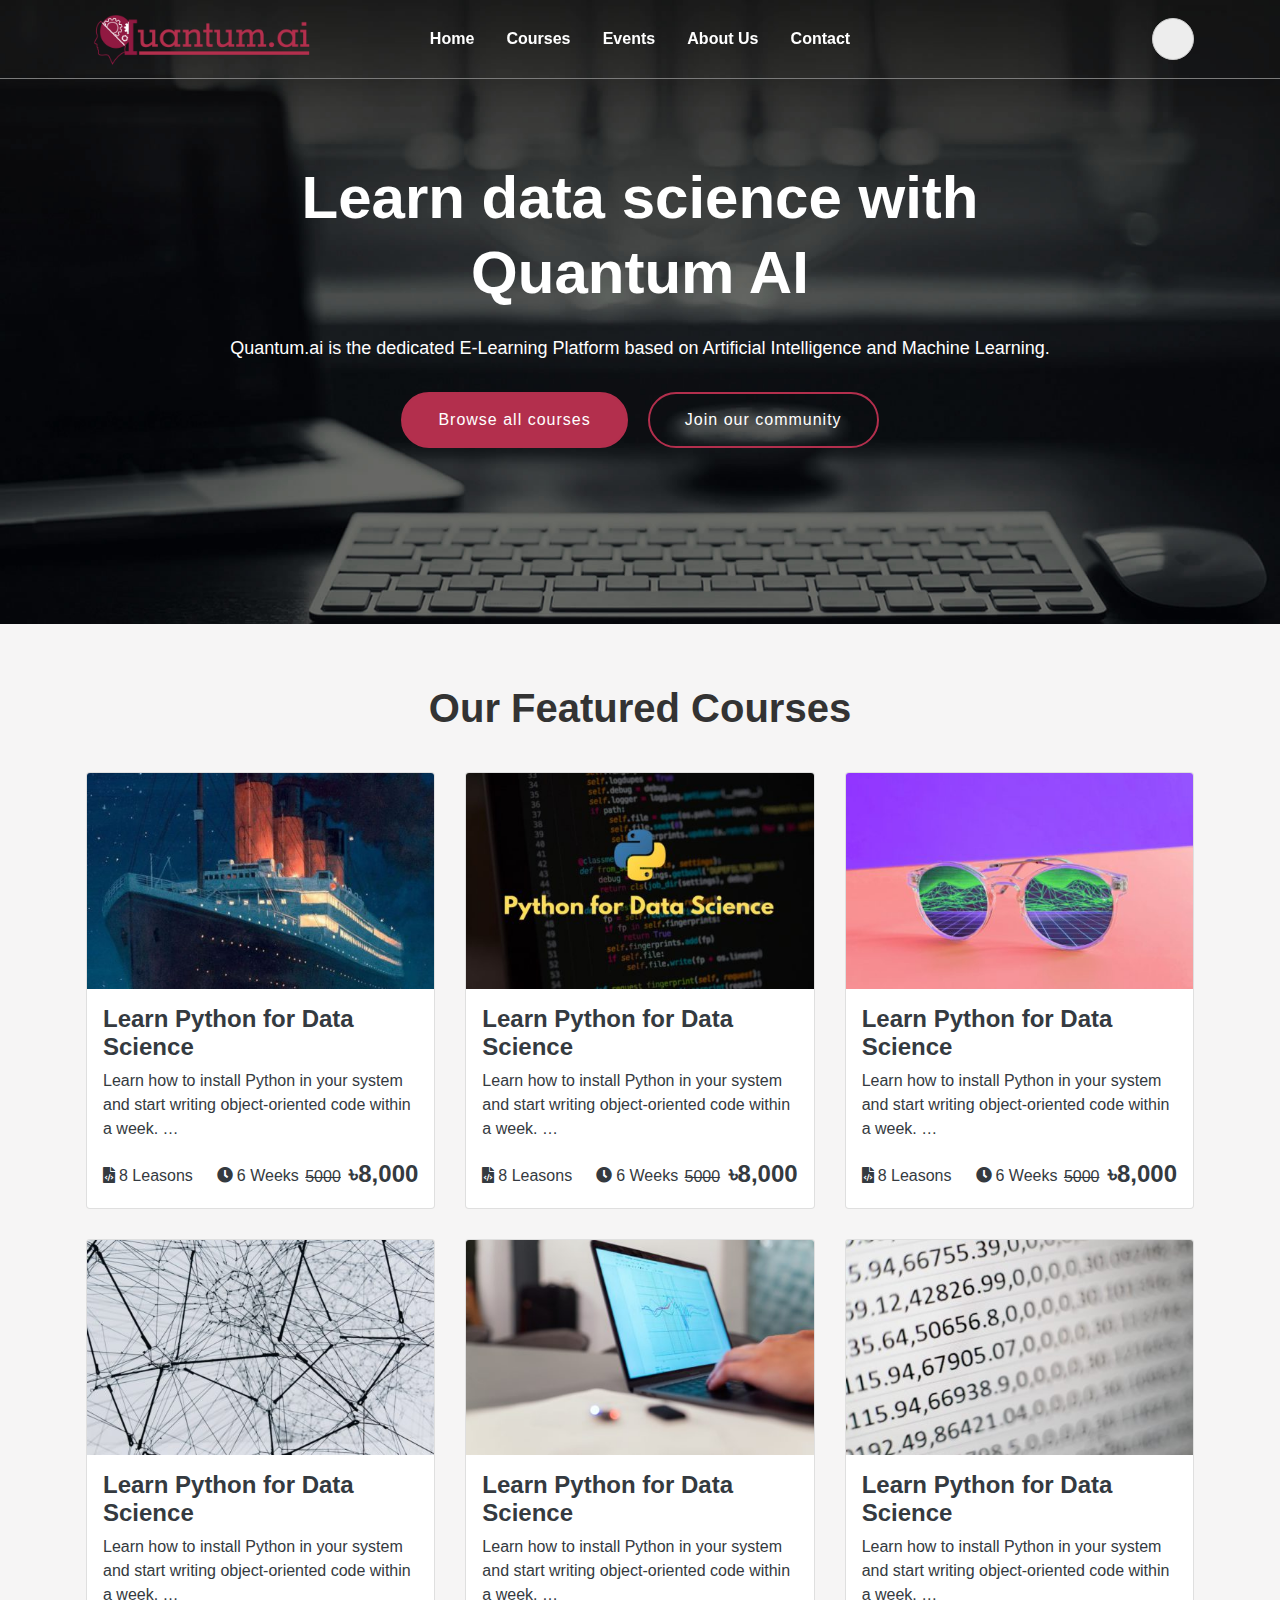
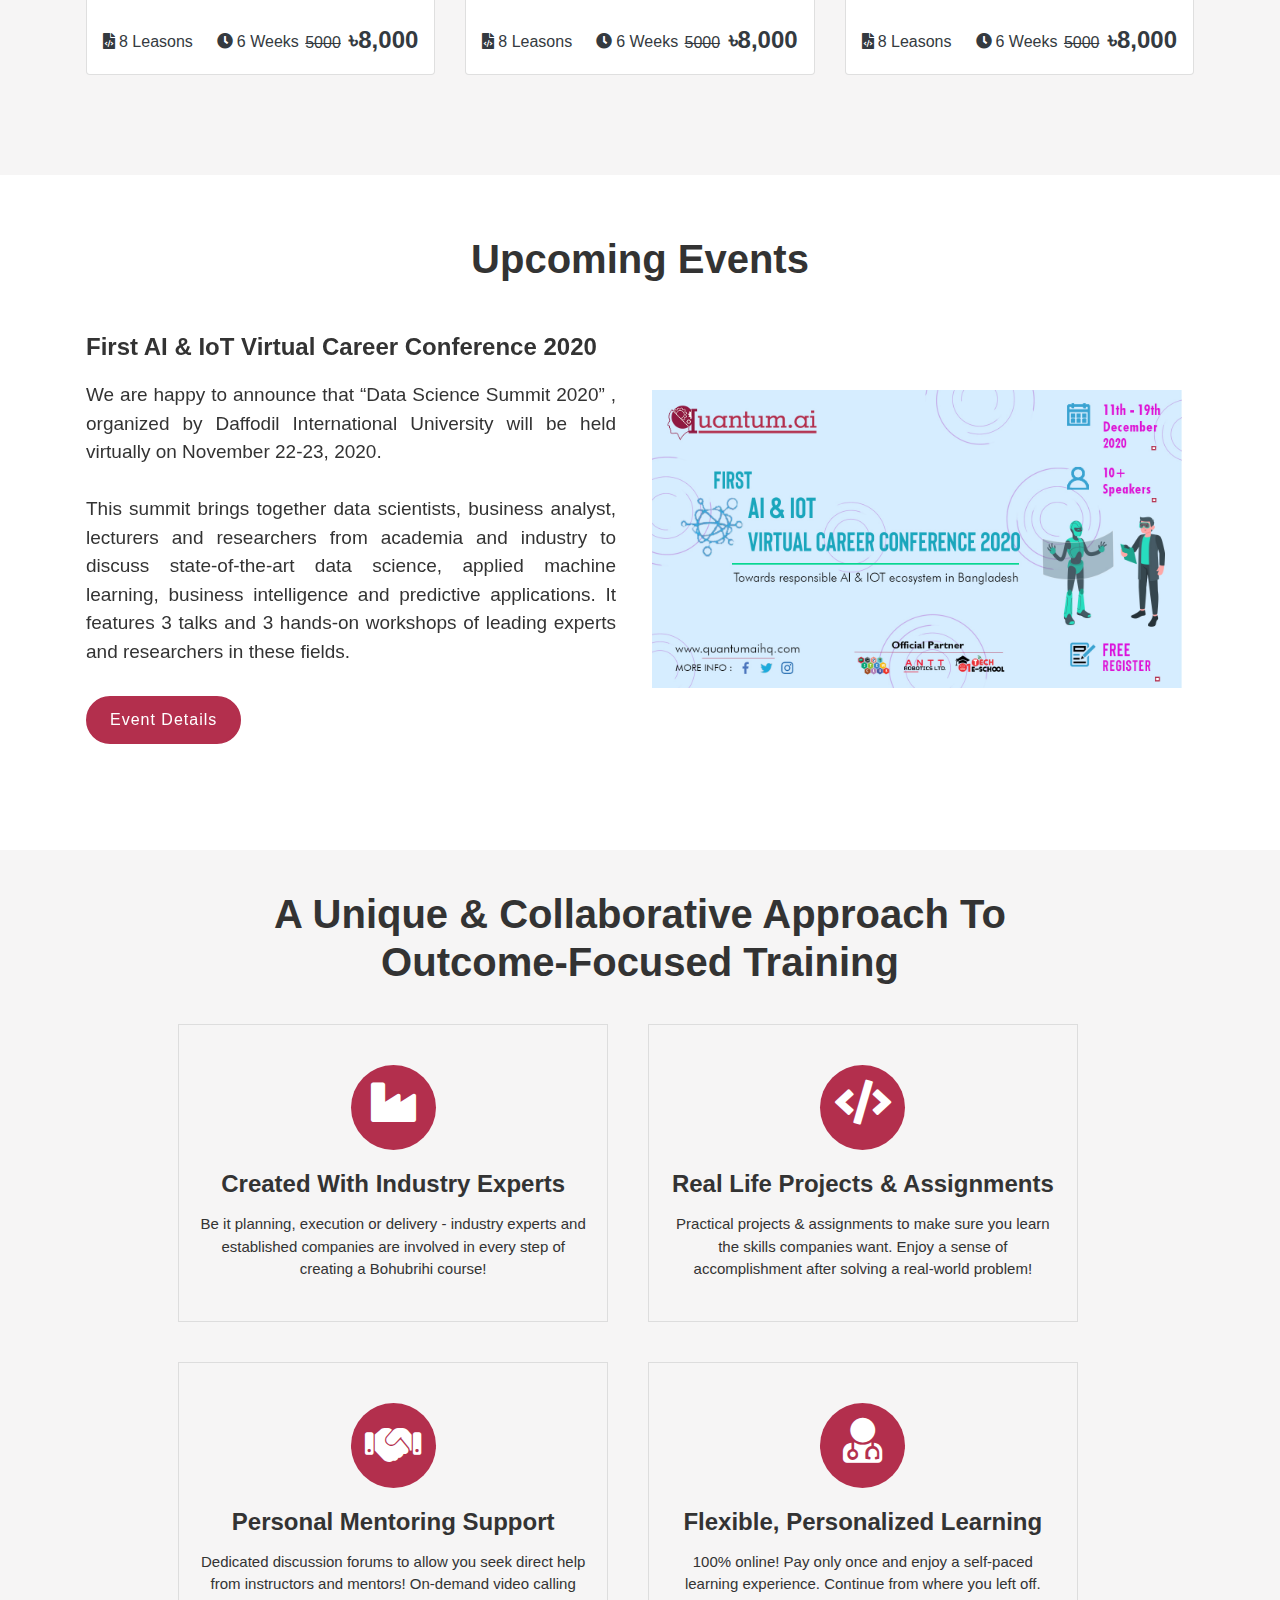
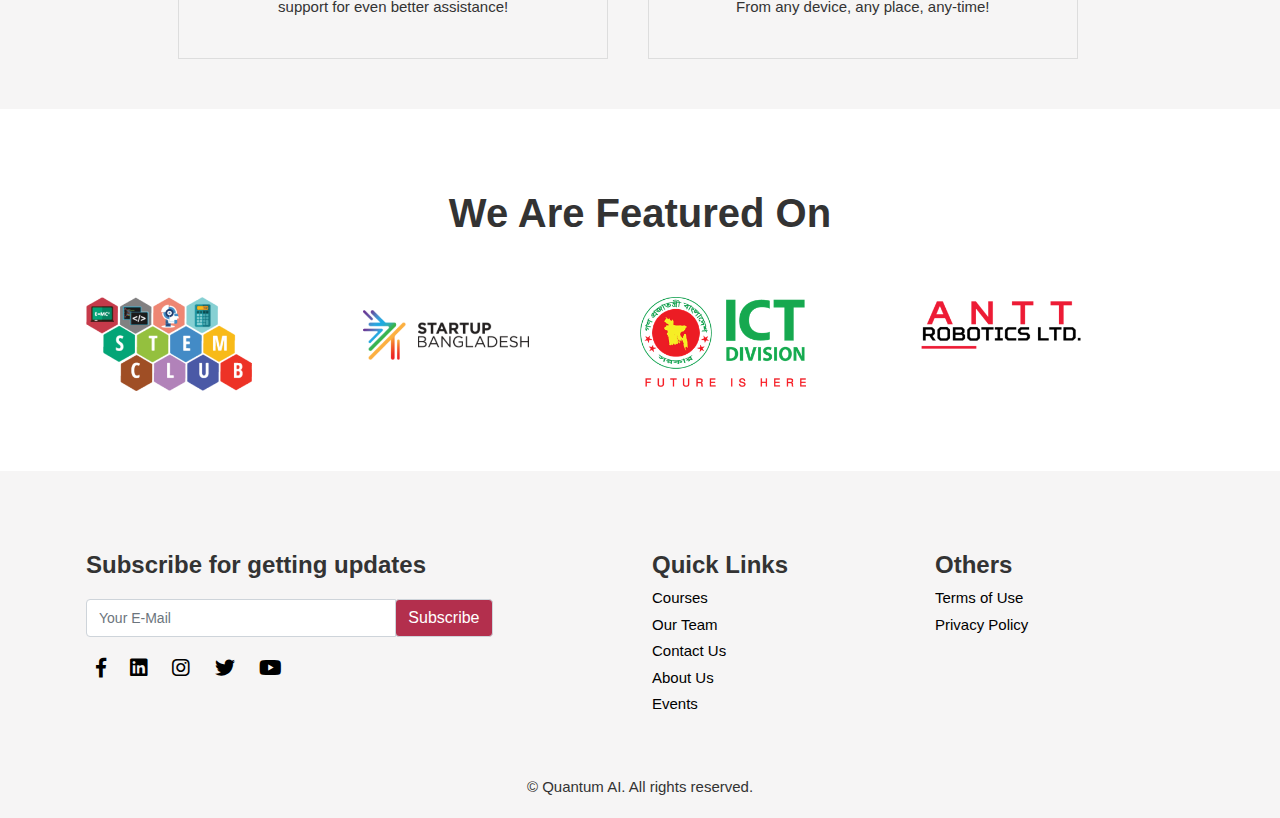
<file: index.html>
<!doctype html>
<html class="no-js" lang="">
    <head>
        <meta charset="utf-8">
        <meta http-equiv="x-ua-compatible" content="ie=edge">
        <title>Quantum AI | Home</title>
        <meta name="description" content="">
        <meta name="viewport" content="width=device-width, initial-scale=1">

		<link rel="shortcut icon" type="image/x-icon" href="./assets/images/favicon.ico">
		<!-- CSS here -->
        <link rel="stylesheet" href="./assets/plugins/bootstrap/dist/css/bootstrap.min.css">
        <link rel="stylesheet" href="./assets/css/fontawesome-all.min.css">
        <link rel="stylesheet" href="./assets/plugins/slick/slick.css">
        <link rel="stylesheet" href="./assets/plugins/slick/slick-theme.css">
        <link rel="stylesheet" href="./assets/css/utility.css">
        <link rel="stylesheet" href="./assets/css/style.css">
        <link rel="stylesheet" href="./assets/css/responsive.css">
    </head>
    <body class="position-relative">

        <!-- header start -->
        <header class="header-area" id="header-nav">
            <div class="container">
                <div class="row align-items-center">
                    <div class="col-lg-3 d-flex align-items-center justify-content-between">
                        <div class="site-logo">
                            <a href="index.html">
                                <img src="./assets/images/logo/Logo-web-V1.png" alt="">
                            </a>
                        </div>
                        <div class="mobile-sidebar-icon color-white d-lg-none" onclick="showMobileNav()">
                            <i class="fas fa-bars"></i>
                        </div>
                    </div>
                    <div class="col-lg-6 d-none d-lg-block">
                        <nav class="nav-items text-center">
                            <ul class="list-unstyled">
                                <li class="d-inline-block">
                                    <a href="index.html">Home</a>
                                </li>
                                <li class="d-inline-block">
                                    <a href="courses.html">Courses</a>
                                </li>
                                <li class="d-inline-block">
                                    <a href="all-events.html">Events</a>
                                </li>
                                <li class="d-inline-block">
                                    <a href="about-us.html">About Us</a>
                                </li>
                                <li class="d-inline-block">
                                    <a href="contact-us.html">Contact</a>
                                </li>
                            </ul>
                        </nav>
                    </div>
                    <div class="col-lg-3 d-none d-lg-block">
                        <div class="search text-right">
                            <form action="">
                                <div id="demo-2">
                                    <input type="search" placeholder="Search">
                                </div>
                            </form>
                        </div>
                    </div>
                    
                </div>
            </div>
        </header>
        <!-- header end -->

        <main>
            <!-- hero start -->
            <section class="home-hero-area">
                <div class="container">
                    <div class="hero-contents text-center color-white">
                        <h1 class="heading mb-25">Learn data science with <br> Quantum AI</h1>
                        <p class="details mb-30">
                            Quantum.ai is the dedicated E-Learning Platform based on Artificial Intelligence and Machine Learning.
                        </p>
                        <p>
                            <a class="btn mb-3 mr-lg-3" href="#">Browse all courses</a>
                            <a class="btn btn-transparent mb-3" href="https://www.facebook.com/groups/quantumaihq">Join our community</a>
                        </p>
                    </div>
                </div>
            </section>
            <!-- hero end -->

            <!-- Course Section start -->
            <section class="course-section pt-60 pb-60 bg-light-ash">
                <div class="container">
                    <div class="course-heading text-center">
                        <h4>Our Featured Courses</h4>
                    </div>
                    <div>
                        <div class="all-courses mt-40 mb-40">
                            <!-- Data Science start -->
                            <div class="data-science">
                                <div class="course-grid">
                                    <div class="card">
                                        <a class="text-dark" href="course-deatils.html">
                                            <img class="card-img-top" src="./assets/images/ship.jpg" alt="Card image cap">
                                            <div class="card-body">
                                                <h6 class="card-title">Learn Python for Data Science</h6>
                                                <p class="card-text">Learn how to install Python in your system and start writing object-oriented code within a week. …</p>
                                                <div class="d-flex justify-content-between mt-15">
                                                    <div class="d-flex mt-2">
                                                        <p class="mr-4"><span class="mr-1"><i class="fas fa-file-code"></i></span>8 Leasons</p>
                                                        <p><span class="mr-1"><i class="fas fa-clock"></i></span>6 Weeks</p>
                                                    </div>
                                                    <p><del class="mr-1">5000</del> <span class="price">৳8,000</span></p>
                                                </div>
                                            </div>
                                        </a>
                                    </div>
                                    <div class="card">
                                        <a class="text-dark" href="course-deatils.html">
                                            <img class="card-img-top" src="./assets/images/python.jpg" alt="Card image cap">
                                            <div class="card-body">
                                                <h6 class="card-title">Learn Python for Data Science</h6>
                                                <p class="card-text">Learn how to install Python in your system and start writing object-oriented code within a week. …</p>
                                                <div class="d-flex justify-content-between mt-15">
                                                    <div class="d-flex mt-2">
                                                        <p class="mr-4"><span class="mr-1"><i class="fas fa-file-code"></i></span>8 Leasons</p>
                                                        <p><span class="mr-1"><i class="fas fa-clock"></i></span>6 Weeks</p>
                                                    </div>
                                                    <p><del class="mr-1">5000</del> <span class="price">৳8,000</span></p>
                                                </div>
                                            </div>
                                        </a>
                                    </div>
                                    <div class="card">
                                        <a class="text-dark" href="course-deatils.html">
                                            <img class="card-img-top" src="./assets/images/sunglus.jpg" alt="Card image cap">
                                            <div class="card-body">
                                                <h6 class="card-title">Learn Python for Data Science</h6>
                                                <p class="card-text">Learn how to install Python in your system and start writing object-oriented code within a week. …</p>
                                                <div class="d-flex justify-content-between mt-15">
                                                    <div class="d-flex mt-2">
                                                        <p class="mr-4"><span class="mr-1"><i class="fas fa-file-code"></i></span>8 Leasons</p>
                                                        <p><span class="mr-1"><i class="fas fa-clock"></i></span>6 Weeks</p>
                                                    </div>
                                                    <p><del class="mr-1">5000</del> <span class="price">৳8,000</span></p>
                                                </div>
                                            </div>
                                        </a>
                                    </div>
                                    <div class="card">
                                        <a class="text-dark" href="course-deatils.html">
                                            <img class="card-img-top" src="./assets/images/grap.jpg" alt="Card image cap">
                                            <div class="card-body">
                                                <h6 class="card-title">Learn Python for Data Science</h6>
                                                <p class="card-text">Learn how to install Python in your system and start writing object-oriented code within a week. …</p>
                                                <div class="d-flex justify-content-between mt-15">
                                                    <div class="d-flex mt-2">
                                                        <p class="mr-4"><span class="mr-1"><i class="fas fa-file-code"></i></span>8 Leasons</p>
                                                        <p><span class="mr-1"><i class="fas fa-clock"></i></span>6 Weeks</p>
                                                    </div>
                                                    <p><del class="mr-1">5000</del> <span class="price">৳8,000</span></p>
                                                </div>
                                            </div>
                                        </a>
                                    </div>
                                    <div class="card">
                                        <a class="text-dark" href="course-deatils.html">
                                            <img class="card-img-top" src="./assets/images/laptop[.jpg" alt="Card image cap">
                                            <div class="card-body">
                                                <h6 class="card-title">Learn Python for Data Science</h6>
                                                <p class="card-text">Learn how to install Python in your system and start writing object-oriented code within a week. …</p>
                                                <div class="d-flex justify-content-between mt-15">
                                                    <div class="d-flex mt-2">
                                                        <p class="mr-4"><span class="mr-1"><i class="fas fa-file-code"></i></span>8 Leasons</p>
                                                        <p><span class="mr-1"><i class="fas fa-clock"></i></span>6 Weeks</p>
                                                    </div>
                                                    <p><del class="mr-1">5000</del> <span class="price">৳8,000</span></p>
                                                </div>
                                            </div>
                                        </a>
                                    </div>
                                    <div class="card">
                                        <a class="text-dark" href="course-deatils.html">
                                            <img class="card-img-top" src="./assets/images/number.jpg" alt="Card image cap">
                                            <div class="card-body">
                                                <h6 class="card-title">Learn Python for Data Science</h6>
                                                <p class="card-text">Learn how to install Python in your system and start writing object-oriented code within a week. …</p>
                                                <div class="d-flex justify-content-between mt-15">
                                                    <div class="d-flex mt-2">
                                                        <p class="mr-4"><span class="mr-1"><i class="fas fa-file-code"></i></span>8 Leasons</p>
                                                        <p><span class="mr-1"><i class="fas fa-clock"></i></span>6 Weeks</p>
                                                    </div>
                                                    <p><del class="mr-1">5000</del> <span class="price">৳8,000</span></p>
                                                </div>
                                            </div>
                                        </a>
                                    </div>
                            </div>
                            </div>
                        </div>
                    </div>
                </div>
            </section>
            <!-- Course Section end -->

            <!-- upcoming event start -->
            <section class="coming-event-area pt-60 pb-30">
                <div class="container">
                    <h4 class="heading text-center mb-50">Upcoming Events</h4>
                    <!-- slider -->
                    <div class="upcoming-event-slider">
                        <div class="slider-item">
                            <div class="row align-items-center">
                                <div class="col-lg-6 mb-3 pr-lg-4">
                                    <div class="event-details">
                                        <h6 class="title mb-20">First AI & IoT Virtual Career Conference 2020</h6>
                                        <p class="description mb-30">
                                            We are happy to announce that “Data Science Summit 2020” , organized by Daffodil International University will be held virtually on November 22-23, 2020. 
                                            <br> <br>
                                            This summit brings together data scientists, business analyst, lecturers and researchers from academia and industry to discuss state-of-the-art data science, applied machine learning, business intelligence and predictive applications. It features 3 talks and 3 hands-on workshops of leading experts and researchers in these fields.
                                        </p>
                                        <a href="./events.html" class="btn">Event Details</a>
                                    </div>
                                </div>
                                <div class="col-lg-6 mb-3 order-first order-lg-2 pr-lg-4">
                                    <img src="assets/images/Ai-conference-poster.jpg" alt="" class="img-fluid">
                                </div>
                            </div>
                        </div>

                        <div class="slider-item">
                            <div class="row align-items-center">
                                <div class="col-lg-6 mb-3 pr-lg-4">
                                    <div class="event-details">
                                        <h6 class="title mb-20">First AI & IoT Virtual Career Conference 2020</h6>
                                        <p class="description mb-30">
                                            We are happy to announce that “Data Science Summit 2020” , organized by Daffodil International University will be held virtually on November 22-23, 2020. 
                                            <br> <br>
                                            This summit brings together data scientists, business analyst, lecturers and researchers from academia and industry to discuss state-of-the-art data science, applied machine learning, business intelligence and predictive applications. It features 3 talks and 3 hands-on workshops of leading experts and researchers in these fields.
                                        </p>
                                        <a href="./events.html" class="btn">Event Details</a>
                                    </div>
                                </div>
                                <div class="col-lg-6 mb-3 order-first order-lg-2 pr-lg-4">
                                    <img src="assets/images/Ai-conference-poster.jpg" alt="" class="img-fluid">
                                </div>
                            </div>
                        </div>
                    </div>
                </div>
            </section>
            <!-- upcoming event end -->
            
            <!-- Unique & Collaborative Start -->
            <section class="unique-area mt-60 mb-60">
                <div class="container">
                    <div class="pt-40 pb-50">
                        <h4 class="text-center pb-30">A Unique & Collaborative Approach To <br> Outcome-Focused Training</h4>
                        <div class="row d-flex justify-content-center w-100">
                            <div class="col-lg-10">
                                <div class="unique-grid-section">
                                    <div class="borderArea pt-40 pb-40 pl-20 pr-20">
                                        <div class="text-center iconBg">
                                            <span class="text-white"><i class="fas fa-3x fa-industry mt-15"></i></span>
                                        </div>
                                        <div class="text-center mt-20">
                                            <h6>Created With Industry Experts</h6>
                                            <p class="mt-15">Be it planning, execution or delivery - industry experts and established companies are involved in every step of creating a Bohubrihi course!</p>
                                        </div>
                                    </div>
                                    <div class="borderArea pt-40 pb-40 pl-20 pr-20">
                                        <div class="text-center iconBg">
                                            <span class="text-white"><i class="fas fa-3x fa-code mt-15"></i></span>
                                        </div>
                                        <div class="text-center mt-20">
                                            <h6>Real Life Projects & Assignments</h6>
                                            <p class="mt-15">Practical projects & assignments to make sure you learn the skills companies want. Enjoy a sense of accomplishment after solving a real-world problem!</p>
                                        </div>
                                    </div>
                                    <div class="borderArea pt-40 pb-40 pl-20 pr-20">
                                        <div class="text-center iconBg">
                                            <span class="text-white"><i class="fas fa-3x fa-handshake mt-20"></i></span>
                                        </div>
                                        <div class="text-center mt-20">
                                            <h6>Personal Mentoring Support</h6>
                                            <p class="mt-15">Dedicated discussion forums to allow you seek direct help from instructors and mentors! On-demand video calling support for even better assistance!</p>
                                        </div>
                                    </div>
                                    <div class="borderArea pt-40 pb-40 pl-20 pr-20">
                                        <div class="text-center iconBg">
                                            <span class="text-white"><i class="fas fa-3x fa-user-md mt-15"></i></span>
                                        </div>
                                        <div class="text-center mt-20">
                                            <h6>Flexible, Personalized Learning</h6>
                                            <p class="mt-15">100% online! Pay only once and enjoy a self-paced learning experience. Continue from where you left off. From any device, any place, any-time!</p>
                                        </div>
                                    </div>
                                </div>
                            </div>
                        </div>
                </div>
            </section>
            <!-- Unique & Collaborative End -->

            <!-- featured on slider start -->
            <section class="featured-slider-area mt-80 mb-80 overflow-hidden">
                <div class="container">
                    <h4 class="text-center mb-60">We Are Featured On</h4>
                    <div class="responsive">
                      <div>
                        <img src="./assets/images/featured-slider/featured-1.png" alt="">
                      </div>
                      <div>
                        <img src="./assets/images/featured-slider/featured-2.png" alt="">
                      </div>
                      <div>
                        <img src="./assets/images/featured-slider/featured-3.png" alt="">
                      </div>
                      <div>
                        <img src="./assets/images/featured-slider/featured-4.png" alt="">
                      </div>
                      <div>
                        <img src="./assets/images/featured-slider/featured-1.png" alt="">
                      </div>
                      <div>
                        <img src="./assets/images/featured-slider/featured-2.png" alt="">
                      </div>
                      <div>
                        <img src="./assets/images/featured-slider/featured-3.png" alt="">
                      </div>
                      <div>
                        <img src="./assets/images/featured-slider/featured-4.png" alt="">
                      </div>
                    </div>
                </div>
              </section>
            <!-- featured on slider end -->
        </main>

        <!-- footer start -->
        <footer class="footer-area">
            <div class="container">
                <div class="row pt-80 mb-40">
                    <div class="col-lg-6 mb-3">
                        <h6 class="mb-20">Subscribe for getting updates</h6>
                        <form action="">
                            <div class="input-group subscribe-form w-75 mb-3">
                                <input type="text" class="form-control" placeholder="Your E-Mail" aria-label="Your E-Mail" aria-describedby="basic-addon2">
                                <div class="input-group-append">
                                  <button class="input-group-text" id="basic-addon2">Subscribe</button>
                                </div>
                            </div>
                        </form>
                        <div class="social-icon">
                            <ul class="list-unstyled">
                                <li class="d-inline-block">
                                    <a href="https://www.facebook.com/quantumaihq"><i class="fab fa-facebook-f"></i></a>
                                </li>
                                <li class="d-inline-block">
                                    <a href="https://www.linkedin.com/company/quantumaihq/"><i class="fab fa-linkedin"></i></a>
                                </li>
                                <li class="d-inline-block">
                                    <a href="https://www.instagram.com/quantumaihq/"><i class="fab fa-instagram"></i></a>
                                </li>
                                <li class="d-inline-block">
                                    <a href="https://twitter.com/quantumaihq/"><i class="fab fa-twitter"></i></a>
                                </li>
                                <li class="d-inline-block">
                                    <a href="https://www.youtube.com/channel/UCOUKVGER5RJqqbG8td_cFlA"><i class="fab fa-youtube"></i></a>
                                </li>
                            </ul>
                        </div>
                    </div>
                    <div class="col-lg-3 mb-3">
                        <h6 class="heading">Quick Links</h6>
                        <div class="navigation-item">
                            <ul class="list-unstyled">
                                <li>
                                    <a href="courses.html">Courses</a>
                                </li>
                                <li>
                                    <a href="team.html">Our Team</a>
                                </li>
                                <li>
                                    <a href="contact-us.html">Contact Us</a>
                                </li>
                                <li>
                                    <a href="about-us.html">About Us</a>
                                </li>
                                <li>
                                    <a href="events.html">Events</a>
                                </li>
                            </ul>
                        </div>
                    </div>
                    <div class="col-lg-3 mb-3">
                        <h6 class="heading">Others</h6>
                        <div class="others-item">
                            <ul class="list-unstyled">
                                <li>
                                    <a href="terms-of-use.html">Terms of Use</a>
                                </li>
                                <li>
                                    <a href="privacy-policy.html">Privacy Policy</a>
                                </li>
                            </ul>
                        </div>
                    </div>
                </div>
                <div class="row">
                    <div class="copyright">
                        <p class="text-center pb-20">
                            &copy; Quantum AI. All rights reserved.
                        </p>
                    </div>
                </div>
            </div>
        </footer>
        <!-- footer end -->

        <!-- navigation drawaer from left start -->
        <div class="mobile-navigation position-fixed pt-10 pl-3" id="full-mobile-nav">
            <h4 class="text-right pr-4"> <span class="cross-icon" onclick="hideMobileNav()"> <i class="fas fa-times"></i> </span> </h4>
            <ul class="list-unstyled mb-30">
              <li class="nav-item">
                <a class="nav-link" href="index.html">Home</a>
              </li>
              <li class="nav-item">
                <a class="nav-link" href="courses.html">Courses</a>
              </li>
              <li class="nav-item">
                <a class="nav-link" href="all-events.html">Events</a>
              </li>
              <li class="nav-item">
                <a class="nav-link" href="about-us.html">About Us</a>
              </li>
              <li class="nav-item">
                <a class="nav-link" href="contact-us.html">Contact Us</a>
              </li>
            </ul>

            <form action="">
                <div class="input-group">
                    <input type="text" class="form-control" placeholder="Search here" aria-label="Search here" aria-describedby="basic-addon2">
                    <div class="input-group-append">
                      <button class="input-group-text h-100" id="basic-addon2">
                        <i class="fas fa-search"></i>
                      </button>
                    </div>
                </div>
            </form>
          </div>
          
          <div class="overlay-for-mobile-nav" id="overlay-mobile-nav" onclick="hideMobileNav()"></div>
          <!-- navigation drawaer from left end -->
		
		
		<!-- JS here -->
        <script src="./assets/js/vendor/modernizr-3.5.0.min.js"></script>
        <script src="./assets/js/vendor/jquery-3.2.1.min.js"></script>
        <script src="./assets/plugins/bootstrap/dist/js/bootstrap.min.js"></script>
        <script src="./assets/plugins/slick/slick.min.js"></script>
        <script src="./assets/js/all.js"></script>
        <script src="./assets/js/main.js"></script>
    </body>
</html>
</file>
<file: assets/css/utility.css>
/*-- Margin Top --*/
.mt-5 {
  margin-top: 5px;
}

.mt-10 {
  margin-top: 10px;
}

.mt-15 {
  margin-top: 15px;
}

.mt-20 {
  margin-top: 20px;
}

.mt-25 {
  margin-top: 25px;
}

.mt-30 {
  margin-top: 30px;
}

.mt-35 {
  margin-top: 35px;
}

.mt-40 {
  margin-top: 40px;
}

.mt-45 {
  margin-top: 45px;
}

.mt-50 {
  margin-top: 50px;
}

.mt-55 {
  margin-top: 55px;
}

.mt-60 {
  margin-top: 60px;
}

.mt-65 {
  margin-top: 65px;
}

.mt-70 {
  margin-top: 70px;
}

.mt-75 {
  margin-top: 75px;
}

.mt-80 {
  margin-top: 80px;
}

.mt-85 {
  margin-top: 85px;
}

.mt-90 {
  margin-top: 90px;
}

.mt-95 {
  margin-top: 95px;
}

.mt-100 {
  margin-top: 100px;
}

.mt-105 {
  margin-top: 105px;
}

.mt-110 {
  margin-top: 110px;
}

.mt-115 {
  margin-top: 115px;
}

.mt-120 {
  margin-top: 120px;
}

.mt-125 {
  margin-top: 125px;
}

.mt-130 {
  margin-top: 130px;
}

.mt-135 {
  margin-top: 135px;
}

.mt-140 {
  margin-top: 140px;
}

.mt-145 {
  margin-top: 145px;
}

.mt-150 {
  margin-top: 150px;
}

.mt-155 {
  margin-top: 155px;
}

.mt-160 {
  margin-top: 160px;
}

.mt-165 {
  margin-top: 165px;
}

.mt-170 {
  margin-top: 170px;
}

.mt-175 {
  margin-top: 175px;
}

.mt-180 {
  margin-top: 180px;
}

.mt-185 {
  margin-top: 185px;
}

.mt-190 {
  margin-top: 190px;
}

.mt-195 {
  margin-top: 195px;
}

.mt-200 {
  margin-top: 200px;
}

/*-- Margin Bottom --*/
.mb-5 {
  margin-bottom: 5px;
}

.mb-10 {
  margin-bottom: 10px;
}

.mb-15 {
  margin-bottom: 15px;
}

.mb-20 {
  margin-bottom: 20px;
}

.mb-25 {
  margin-bottom: 25px;
}

.mb-30 {
  margin-bottom: 30px;
}

.mb-35 {
  margin-bottom: 35px;
}

.mb-40 {
  margin-bottom: 40px;
}

.mb-45 {
  margin-bottom: 45px;
}

.mb-50 {
  margin-bottom: 50px;
}

.mb-55 {
  margin-bottom: 55px;
}

.mb-60 {
  margin-bottom: 60px;
}

.mb-65 {
  margin-bottom: 65px;
}

.mb-70 {
  margin-bottom: 70px;
}

.mb-75 {
  margin-bottom: 75px;
}

.mb-80 {
  margin-bottom: 80px;
}

.mb-85 {
  margin-bottom: 85px;
}

.mb-90 {
  margin-bottom: 90px;
}

.mb-95 {
  margin-bottom: 95px;
}

.mb-100 {
  margin-bottom: 100px;
}

.mb-105 {
  margin-bottom: 105px;
}

.mb-110 {
  margin-bottom: 110px;
}

.mb-115 {
  margin-bottom: 115px;
}

.mb-120 {
  margin-bottom: 120px;
}

.mb-125 {
  margin-bottom: 125px;
}

.mb-130 {
  margin-bottom: 130px;
}

.mb-135 {
  margin-bottom: 135px;
}

.mb-140 {
  margin-bottom: 140px;
}

.mb-145 {
  margin-bottom: 145px;
}

.mb-150 {
  margin-bottom: 150px;
}

.mb-155 {
  margin-bottom: 155px;
}

.mb-160 {
  margin-bottom: 160px;
}

.mb-165 {
  margin-bottom: 165px;
}

.mb-170 {
  margin-bottom: 170px;
}

.mb-175 {
  margin-bottom: 175px;
}

.mb-180 {
  margin-bottom: 180px;
}

.mb-185 {
  margin-bottom: 185px;
}

.mb-190 {
  margin-bottom: 190px;
}

.mb-195 {
  margin-bottom: 195px;
}

.mb-200 {
  margin-bottom: 200px;
}

/*-- Padding Top --*/
.pt-5 {
  padding-top: 5px;
}

.pt-10 {
  padding-top: 10px;
}

.pt-15 {
  padding-top: 15px;
}

.pt-20 {
  padding-top: 20px;
}

.pt-25 {
  padding-top: 25px;
}

.pt-30 {
  padding-top: 30px;
}

.pt-35 {
  padding-top: 35px;
}

.pt-40 {
  padding-top: 40px;
}

.pt-45 {
  padding-top: 45px;
}

.pt-50 {
  padding-top: 50px;
}

.pt-55 {
  padding-top: 55px;
}

.pt-60 {
  padding-top: 60px;
}

.pt-65 {
  padding-top: 65px;
}

.pt-70 {
  padding-top: 70px;
}

.pt-75 {
  padding-top: 75px;
}

.pt-80 {
  padding-top: 80px;
}

.pt-85 {
  padding-top: 85px;
}

.pt-90 {
  padding-top: 90px;
}

.pt-95 {
  padding-top: 95px;
}

.pt-100 {
  padding-top: 100px;
}

.pt-105 {
  padding-top: 105px;
}

.pt-110 {
  padding-top: 110px;
}

.pt-115 {
  padding-top: 115px;
}

.pt-120 {
  padding-top: 120px;
}

.pt-125 {
  padding-top: 125px;
}

.pt-130 {
  padding-top: 130px;
}

.pt-135 {
  padding-top: 135px;
}

.pt-140 {
  padding-top: 140px;
}

.pt-145 {
  padding-top: 145px;
}

.pt-150 {
  padding-top: 150px;
}

.pt-155 {
  padding-top: 155px;
}

.pt-160 {
  padding-top: 160px;
}

.pt-165 {
  padding-top: 165px;
}

.pt-170 {
  padding-top: 170px;
}

.pt-175 {
  padding-top: 175px;
}

.pt-180 {
  padding-top: 180px;
}

.pt-185 {
  padding-top: 185px;
}

.pt-190 {
  padding-top: 190px;
}

.pt-195 {
  padding-top: 195px;
}

.pt-200 {
  padding-top: 200px;
}

/*-- Padding Bottom --*/
.pb-5 {
  padding-bottom: 5px;
}

.pb-10 {
  padding-bottom: 10px;
}

.pb-15 {
  padding-bottom: 15px;
}

.pb-20 {
  padding-bottom: 20px;
}

.pb-25 {
  padding-bottom: 25px;
}

.pb-30 {
  padding-bottom: 30px;
}

.pb-35 {
  padding-bottom: 35px;
}

.pb-40 {
  padding-bottom: 40px;
}

.pb-45 {
  padding-bottom: 45px;
}

.pb-50 {
  padding-bottom: 50px;
}

.pb-55 {
  padding-bottom: 55px;
}

.pb-60 {
  padding-bottom: 60px;
}

.pb-65 {
  padding-bottom: 65px;
}

.pb-70 {
  padding-bottom: 70px;
}

.pb-75 {
  padding-bottom: 75px;
}

.pb-80 {
  padding-bottom: 80px;
}

.pb-85 {
  padding-bottom: 85px;
}

.pb-90 {
  padding-bottom: 90px;
}

.pb-95 {
  padding-bottom: 95px;
}

.pb-100 {
  padding-bottom: 100px;
}

.pb-105 {
  padding-bottom: 105px;
}

.pb-110 {
  padding-bottom: 110px;
}

.pb-115 {
  padding-bottom: 115px;
}

.pb-120 {
  padding-bottom: 120px;
}

.pb-125 {
  padding-bottom: 125px;
}

.pb-130 {
  padding-bottom: 130px;
}

.pb-135 {
  padding-bottom: 135px;
}

.pb-140 {
  padding-bottom: 140px;
}

.pb-145 {
  padding-bottom: 145px;
}

.pb-150 {
  padding-bottom: 150px;
}

.pb-155 {
  padding-bottom: 155px;
}

.pb-160 {
  padding-bottom: 160px;
}

.pb-165 {
  padding-bottom: 165px;
}

.pb-170 {
  padding-bottom: 170px;
}

.pb-175 {
  padding-bottom: 175px;
}

.pb-180 {
  padding-bottom: 180px;
}

.pb-185 {
  padding-bottom: 185px;
}

.pb-190 {
  padding-bottom: 190px;
}

.pb-195 {
  padding-bottom: 195px;
}

.pb-200 {
  padding-bottom: 200px;
}

/*-- Padding Left --*/
.pl-5 {
  padding-left: 5px;
}

.pl-10 {
  padding-left: 10px;
}

.pl-15 {
  padding-left: 15px;
}

.pl-20 {
  padding-left: 20px;
}

.pl-25 {
  padding-left: 25px;
}

.pl-30 {
  padding-left: 30px;
}

.pl-35 {
  padding-left: 35px;
}

.pl-40 {
  padding-left: 40px;
}

.pl-45 {
  padding-left: 45px;
}

.pl-50 {
  padding-left: 50px;
}

.pl-55 {
  padding-left: 55px;
}

.pl-60 {
  padding-left: 60px;
}

.pl-65 {
  padding-left: 65px;
}

.pl-70 {
  padding-left: 70px;
}

.pl-75 {
  padding-left: 75px;
}

.pl-80 {
  padding-left: 80px;
}

.pl-85 {
  padding-left: 85px;
}

.pl-90 {
  padding-left: 90px;
}

.pl-95 {
  padding-left: 95px;
}

.pl-100 {
  padding-left: 100px;
}

.pl-105 {
  padding-left: 105px;
}

.pl-110 {
  padding-left: 110px;
}

.pl-115 {
  padding-left: 115px;
}

.pl-120 {
  padding-left: 120px;
}

.pl-125 {
  padding-left: 125px;
}

.pl-130 {
  padding-left: 130px;
}

.pl-135 {
  padding-left: 135px;
}

.pl-140 {
  padding-left: 140px;
}

.pl-145 {
  padding-left: 145px;
}

.pl-150 {
  padding-left: 150px;
}

.pl-155 {
  padding-left: 155px;
}

.pl-160 {
  padding-left: 160px;
}

.pl-165 {
  padding-left: 165px;
}

.pl-170 {
  padding-left: 170px;
}

.pl-175 {
  padding-left: 175px;
}

.pl-180 {
  padding-left: 180px;
}

.pl-185 {
  padding-left: 185px;
}

.pl-190 {
  padding-left: 190px;
}

.pl-195 {
  padding-left: 195px;
}

.pl-200 {
  padding-left: 200px;
}

/*-- Padding Right --*/
.pr-5 {
  padding-right: 5px;
}

.pr-10 {
  padding-right: 10px;
}

.pr-15 {
  padding-right: 15px;
}

.pr-20 {
  padding-right: 20px;
}

.pr-25 {
  padding-right: 25px;
}

.pr-30 {
  padding-right: 30px;
}

.pr-35 {
  padding-right: 35px;
}

.pr-40 {
  padding-right: 40px;
}

.pr-45 {
  padding-right: 45px;
}

.pr-50 {
  padding-right: 50px;
}

.pr-55 {
  padding-right: 55px;
}

.pr-60 {
  padding-right: 60px;
}

.pr-65 {
  padding-right: 65px;
}

.pr-70 {
  padding-right: 70px;
}

.pr-75 {
  padding-right: 75px;
}

.pr-80 {
  padding-right: 80px;
}

.pr-85 {
  padding-right: 85px;
}

.pr-90 {
  padding-right: 90px;
}

.pr-95 {
  padding-right: 95px;
}

.pr-100 {
  padding-right: 100px;
}

.pr-105 {
  padding-right: 105px;
}

.pr-110 {
  padding-right: 110px;
}

.pr-115 {
  padding-right: 115px;
}

.pr-120 {
  padding-right: 120px;
}

.pr-125 {
  padding-right: 125px;
}

.pr-130 {
  padding-right: 130px;
}

.pr-135 {
  padding-right: 135px;
}

.pr-140 {
  padding-right: 140px;
}

.pr-145 {
  padding-right: 145px;
}

.pr-150 {
  padding-right: 150px;
}

.pr-155 {
  padding-right: 155px;
}

.pr-160 {
  padding-right: 160px;
}

.pr-165 {
  padding-right: 165px;
}

.pr-170 {
  padding-right: 170px;
}

.pr-175 {
  padding-right: 175px;
}

.pr-180 {
  padding-right: 180px;
}

.pr-185 {
  padding-right: 185px;
}

.pr-190 {
  padding-right: 190px;
}

.pr-195 {
  padding-right: 195px;
}

.pr-200 {
  padding-right: 200px;
}

.sticky {
  position: fixed;
  top: 0;
  width: 100%;
  z-index: 1000;
  background: rgba(255,255,255, 1) !important;
  box-shadow: 0 1px 3px rgba(0,0,0,.12);
  color: #000 !important;
}
</file>
<file: assets/css/style.css>
/*
  Theme Name: Name - quantum ai
  Author: 
  Support: admin@gmail.com
  Description: AI Website.
  Version: 1.0
*/
/* CSS Index 
-----------------------------------
1. Default margin & padding
2. Theme default css

*/
/* 1. Deafult Margin & Padding */
/*-- Margin Top --*/

/** About Us **/
.boxShadow {
  box-shadow: 0px 8px 16px 0px rgba(0,0,0,0.2);
  padding: 25px 15px;
  height: 400px;
}
.description-about {
  font-size: 19px;
  text-align: justify;
}
/** About Us End **/
@import url('https://fonts.googleapis.com/css2?family=Raleway:wght@300;400;500;600;700&display=swap');
@import url('https://fonts.googleapis.com/css2?family=Roboto:wght@100;300;500;700;900&display=swap');
/* 2. Theme default CSS */
body {
  font-family: 'Raleway', sans-serif;
  font-style: normal;
  font-size: 15px;
  font-weight: 400;
  color: #333;
}
html {
  scroll-behavior: smooth;
}
.img {
  transition: all 0.3s ease-out 0s;
}
a,
button {
  transition: all 0.3s ease-out 0s;
  text-decoration: none;
  color: #333;
}
a:focus,
.button:focus {
  text-decoration: none;
  outline: none;
}
a:focus,
a:hover,
footer li a:hover {
  color: #B32F4D;
  text-decoration: none;
}
a,
button {
  outline: medium none;
  font-size: 16px;
  font-weight: 700;
}
li a {
  font-size: 15px;
}
h1,
h2,
h3,
h4,
h5,
h6 {
  margin-top: 0px;
  font-style: normal;
  font-weight: 500;
}
h1 a,
h2 a,
h3 a,
h4 a,
h5 a,
h6 a {
  color: inherit;
}
h1 {
  font-size: 60px;
  font-weight: 700;
  line-height: 75px;
}
h2 {
  font-size: 50px;
  font-weight: 700;
  line-height: 75px;
}
h3 {
  font-size: 48px;
  font-weight: 600;
  line-height: 57px;
}
h4 {
  font-size: 40px;
  font-weight: 600;
  font-weight: 48px;
}
h5 {
  font-size: 30px;
  font-weight: 600;
  line-height: 28px;
}
h6 {
  font-size: 24px;
  font-weight: 600;
  line-height: 28px;
}
ul {
  margin: 0px;
  padding: 0px;
}
li {
  list-style: none;
}
p {
  margin-bottom: 0;
}
label {
  color: #7e7e7e;
  cursor: pointer;
  font-size: 14px;
  font-weight: 400;
}
::selection {
  background: #444;
  color: #fff;
  text-shadow: none;
}
*::placeholder {
  color: #555555;
  font-size: 14px;
  opacity: 1;
}
/* button style */
.btn {
  -moz-user-select: none;
  background: #B32F4D none repeat scroll 0 0;
  border: 2px solid #B32F4D;
  border-radius: 50px;
  color: #fff;
  cursor: pointer;
  display: inline-block;
  font-size: 16px;
  font-weight: 500;
  letter-spacing: 1px;
  line-height: 1;
  margin-bottom: 0;
  padding: 18px 35px;
  text-align: center;
  touch-action: manipulation;
  transition: all 0.3s ease 0s;
  vertical-align: middle;
  white-space: nowrap;
}
.btn:focus {
  color: unset; 
  box-shadow: none;
}
.btn:hover {
  background: #fff;
}
.btn-transparent {
  background: transparent;
  border: 2px solid #B32F4D;
}
.btn-transparent:hover {
  background: #B32F4D;
  color: #fff;
}
/* form */
.form-control:focus {
  box-shadow: none;
  outline: none;
  border-color: none;
}
/* colors */
.color-white {
  color: #fff !important;
}
.color-black {
  color: #000 !important;
}
.bg-light-ash {
  background: #f6f5f5;
}
/* slick default */
.slick-slide:focus {
  outline: none;
}

/* Home page start */
/* header start */
p#timer {
  font-size: 60px;
  font-family: 'Roboto', sans-serif;
}
.header-area {
  padding: 8px 0;
  box-shadow: 0 8px 20px 0 rgba(0,0,0,.1);
  position: fixed;
  top: 0;
  right: 0;
  left: 0;
  color: #252525;
  border-bottom: 1px solid #7b7b7b;
  z-index: 1000;
  transition: all 0.3s;
}
.header-area .site-logo img {
  width: 230px;
  height: auto;
}
.header-area .mobile-sidebar-icon i {
  font-size: 20px;
  cursor: pointer;
}
.header-area .nav-items li a {
  padding: 28px 14px;
  font-size: 16px;
  color: #fff;
}.header-area .nav-items li a:hover {
  color: #B32F4D !important;
}
.header-area .search input[type="text"] {
  background-color: #ffffffb8;
}
.header-area .search button {
  border-top-left-radius: 0;
  border-bottom-left-radius: 0;
}
.header-area .full-search {
  display: none;
}
.header-area .clickable-search {
  cursor: pointer;
  font-size: 20px;
}

/* home hero start */
.home-hero-area {
  background: url('../images/hero-bg.jpg');
  background-size: cover;
  background-repeat: no-repeat;
  background-size: cover;
  background-position: center;
}
.home-hero-area .hero-contents {
  padding: 10rem 0;
}
.home-hero-area .details {
  font-size: 18px;
  font-weight: 500;
}

/** Course Start **/
.course-heading p {
  font-size: 18px;
}
.course-tab ul li {
  margin-right: 25px;
}
.course-tab ul.nav-tabs {
  border-bottom: none !important;
}
.course-section .course-tab li a {
  font-size: 18px;
  text-transform: capitalize;
  color: #333;
}
.course-section .course-tab li a p {
  font-size: 18px;
}
.course-section .nav-tabs .nav-link {
  border: none;
  border-radius: 0;
}
.course-section .nav-tabs .nav-link.active {
  color: #B32F4D;
  border-bottom: 1px solid #ddd;
}
p.description {
  font-size: 19px;
}
.course-section .nav-tabs .nav-link:hover {
  color: #B32F4D;
}
.course-section .all-courses .course-grid {
  display: grid;
  gap: 30px;
  grid-template-columns: 1fr 1fr 1fr;
}
.course-section .all-courses .course-grid  p.card-text {
  font-weight: normal;
  font-weight: 16px;
}
.course-section .all-courses .course-grid h5.card-title {
  font-weight: 600;
  padding: 10px 0;
}
.course-section .all-courses .course-grid .card-body p, span {
  font-weight: normal;
}
.course-section .all-courses .course-grid .card-body p span.price {
  font-size: 24px;
  font-weight: bold;
}
.course-section .all-courses .course-grid .card:hover {
  box-shadow: 0 3px 6px rgba(0,0,0,0.16), 0 3px 6px rgba(0,0,0,0.23);
}
/** Course End **/

/* upcoming event start */
.upcoming-event-slider {
  overflow: hidden;
}
.coming-event-area .description {
  text-align: justify;
}
.coming-event-area .btn {
  padding: 14px 22px;
}
/* upcoming event end */

/* featured on slider start */
.featured-slider-area img {
  width: 60%;
  height: auto;
}

/* footer start */
.footer-area {
  background-color: #f6f5f5;;
  color: #333;
}
.footer-area .subscribe-form button {
  background: #B32F4D;
  color: #ffff;
}
.footer-area .social-icon a {
  padding: 0 10px;
  font-size: 20px;
  font-weight: 500;
}
.footer-area li {
  margin-bottom: 4px;
}
.footer-area li a {
  color: #000;
  font-weight: 500;
  padding-bottom: 4px;
}
/* Home page end */

/* team page start */
.pages-hero-area {
  background: url('../images/hero-bg.jpg');
  background-size: cover;
  background-repeat: no-repeat;
  background-size: cover;
  background-position: center;
}
.pages-hero-area .hero-contents {
  padding: 10rem 0 5.5rem;
}
.pages-hero-area .details {
  font-size: 18px;
  font-weight: 500;
}

/* team members start */
.team-members-area .team-member-item {
  padding: 1rem 0;
  transition: all 0.3s;
  border-radius: .25rem;
}
.team-members-area .team-member-item:hover {
  transform: translateY(-5px);
  box-shadow: 0 2px 11px 0 rgba(0, 0, 0, .14);
}
.team-members-area .member-img img {
  width: 70%;
  height: auto;
  border-radius: 50%;
}
.team-members-area .member-designation {
  letter-spacing: 4px;
  font-size: 18px;
  font-weight: 500;
}
/* team page end */

/* all event page start */
.all-event-hero .hero-contents {
  padding: 9rem 0 2.5rem;
}
.event-items-area .item .btn {
  padding: 14px 30px;
}
.event-items-area .item {
  transition: all 0.3s;
}
.event-items-area .item:hover {
  transform: translateY(-5px);
  box-shadow: 0 2px 11px 0 rgba(0, 0, 0, .14);
}
/* all event page end */

/* event page start */
/* event hero start */
.event-hero .details li {
  margin-right: 20px;
}
.event-hero .modal {
  text-align: left;
}
.event-hero .modal .modal-title {
  color: #333;
}
.event-hero .modal .col-form-label {
  color: #333;
}
.event-hero .modal .btn {
  padding: 12px 30px;
}
/* why event start */
.why-event-area .why-evnet-item:hover .icon i {
  background: #dc0d3c;
}
.why-event-area .icon i {
  padding: 22px;
  font-size: 30px;
  background: #B32F4D;
  color: #fff;
  transition: all 0.3s;
}
/* speaker start */
.speakers-area .overlay-area {
  top: 0;
  bottom: 0;
  width: 100%;
  margin-left: 100%;
  background: #111111;
  transition: all 0.3s;
}
.speakers-area .speaker-item:hover .overlay-area {
  margin-left: 0;
}
.speakers-area .speaker-name {
  font-size: 20px;
}
.speakers-area .speaker-designation {
  color: #8599AA;
}
.speakers-area .social-icon li a {
  margin-right: 8px;
}
.speakers-area .speaker-item img {
  height: 300px;
}
/* event schedule start */
.schedule-area .nav-pills .nav-link {
  background: #f6f5f5;
  margin: 2px;
  font-family: 'Roboto', sans-serif;
}
.schedule-area .nav-pills .nav-link.active {
  background: #B32F4D;
}
.schedule-area .event-item {
  border-bottom: solid 1px #ccc;
  font-family: 'Roboto', sans-serif;
}
.schedule-area .event-item:last-child {
  border-bottom: none;
}
.schedule-area .time,
.schedule-area .host {
  font-weight: 600;
}
.schedule-area .speaker-name {
  font-size: 18px;
}
.schedule-area .speaker-designation {
  font-size: 13px;
}
.schedule-area .session-title {
  font-size: 22px;
}
.schedule-area .session-description {
  font-weight: 500;
}
.schedule-area .speaker-img img {
  width: 70px;
  height: auto;
  border-radius: 50%;
}
/* official partner start */
.official-partner-slider img {
  width: 60%;
  height: auto;
}
/* event page end */



/* navigation drawer from left start */
.mobile-navigation {
	top: 0;
	left: 0;
	bottom: 0;
	width: 260px;
	background: #ececec;
	z-index: 10001;
	overflow-y: scroll;
}
.mobile-navigation .cross-icon {
  cursor: pointer;
  font-size: 20px;
}
#full-mobile-nav {
	margin-left: -500px;
	transition: all 0.3s;
}
/* scrollbar style */
.mobile-navigation::-webkit-scrollbar {
  width: 7px;
}
/* Track */
.mobile-navigation::-webkit-scrollbar-track {
  background: #e7e7e7; 
}
/* Handle */
.mobile-navigation::-webkit-scrollbar-thumb {
  background: #8599AA; 
}

.overlay-for-mobile-nav {
	display: none;
	position: absolute;
	top: 0;
	bottom: 0;
	left: 0;
	right: 0;
	background: #0000002e;
	z-index: 1000;
}
/* navigation drawer from left end */

/* Unique & Collaborative Start */
.unique-area {
  background: #f6f5f5;;
}
.unique-grid-section {
  display: grid;
  gap: 40px;
  grid-template-columns: 1fr 1fr;
}
.unique-grid-section div.borderArea {
  border: 1px solid #ddd;
}
.unique-grid-section div.borderArea .iconBg {
  background-color: #B32F4D;
  fill: #FFFFFF;
  color: #FFFFFF;
  width: 85px;
  height: 85px;
  border-radius: 50%;
  margin: auto;
}
/* Unique & Collaborative End */

/* login page start */
.login-area {
  margin: 22vh 0 15vh;
}
.login-area .logo {
  text-align: center;
}
.login-area .logo img {
  width: 200px;
  height: auto;
}
.login-area .full-login {
  width: 40%;
  margin: 0 auto;
  background: #E5E5E5;
  border-radius: 8px;
  padding: 2.5rem 3rem;
}
.login-area .form-group {
  margin-bottom: 1rem;
}
.login-area .submit-btn {
  padding: 10px 35px;
}
.login-area .forgot-pass a {
  font-weight: 500;
}
/* login page end */

/* contact page start */
.contact-section{
  position: relative;
  display: block;
  padding: 80px 0px 90px 0px;
}
.contact-section h2{
  position: relative;
  display: block;
  font-size: 30px;
  line-height: 40px;
  font-weight: 600;
  color: #3b3b3b;
  margin-bottom: 19px;
}
.contact-section .info-box{
  position: relative;
  display: block;
  margin-right: 100px;
}
.contact-section .info-box .text{
  position: relative;
  display: block;
  font-size: 15px;
  margin-bottom: 28px;
}
.contact-section .info-box .info-list li{
  position: relative;
  display: block;
  font-size: 15px;
  line-height: 26px;
  margin-bottom: 19px;
  padding: 0px 0px 0px 110px;
}
.contact-section .info-box .info-list li:last-child{
  margin-bottom: 0px;
}
.contact-section .info-box .info-list li h5{
  position: absolute;
  left: 0px;
  top: 0px;
  font-size: 18px;
  line-height: 28px;
  font-weight: 500;
  color: #3b3b3b;
}
.contact-section .info-box .info-list li a{
  position: relative;
  display: inline-block;
  font-size: 15px;
  font-family: 'Open Sans', sans-serif;
  color: #848484;
}
.contact-section .info-box .info-list li a:hover{
  color: #fe721d;
}
.contact-section .info-box .info-list li.social-share a{
  font-size: 18px;
  margin-right: 20px;
}
.contact-section .info-box .info-list li.social-share a:last-child{
  margin-right: 0px;
}
.contact-section .contact-form-area .form-group{
  margin-bottom: 30px;
}
.contact-section .contact-form-area .form-group:last-child{
  margin-bottom: 0px;
}
.contact-section .contact-form-area .form-group input[type='text'],
.contact-section .contact-form-area .form-group input[type='email']{
  border-radius: 3px;
  width: 100%;
  border: 1px solid #ccc;
  padding: 5px 12px;
}
.contact-section .contact-form-area .form-group textarea{
  position: relative;
  display: block;
  width: 100%;
  height: 165px;
  resize: none;
  border: 1px solid #ccc;
  border-radius: 3px;
  padding: 15px 20px;
}
.contact-section .contact-form-area .form-group textarea:focus {
  outline: none;
}
.default-form .btn {
  padding: 14px 35px;
}
.default-form input {
  height: 40px;
}
.default-form input:focus {
  outline: none;
}
.contact-section .contact-form-area h2{
  margin-bottom: 30px;
}
.google-map-section{
  position: relative;
  display: block;
  padding-bottom: 80px;
}
.google-map-section iframe {
  min-width: 100%;
}
#contact-google-map{
  position: relative;
  display: block;
  width: 100%;
  height: 550px;
}
/* contact page end */

/* course details start */
/* hero */
.course-details-hero .hero-contents {
  padding: 8rem 0 2.5rem;
}

.course-meta-area .title h6 {
  color: #B32F4D;
}
.course-meta-area .price {
  font-size: 24px !important;
}
.course-meta-area .price del {
  color: #808080;
}
.course-meta-area .block h6 {
  font-size: 18px;
}
.course-meta-area .feature-included .text {
  font-size: 16px;
}
.course-meta-area .feature-included .text i {
  margin-right: 6px;
  color: #B32F4D;
  font-size: 18px;
}
.course-content-area .description {
  font-size: 18px;
  text-align: justify;
}
/* overview start */
.overview-area .description {
  text-align: justify;
  font-size: 18px;
}
.overview-area .enroll-btn {
  border-radius: 0;
  padding: 18px 70px;
}
/* course content details start */
.course-content-area ul,
.course-content-area ol {
  padding-left: 2rem;
}
.course-content-area li {
  list-style: unset;
  font-size: 16px;
}
.course-content-area p {
  font-size: 17px;
}
.course-content-area .inner-block-item
.sub-title {
  color: #B32F4D;
}
.course-content-area .collapsed-area .card-header {
  padding: 14px 18px;
}
.course-content-area .collapsed-area .sub-title {
  font-size: 20px;
}
.course-content-area .enroll-btn-footer .enroll-btn {
  border-radius: 0;
  padding: 18px 70px;
}
/* course details end */


/* course enroll page start */
.enroll-hero .hero-contents {
  padding: 10rem 0 4rem;
}
/* callout area start */
.course-enroll-callout-area .callout {
  padding: 20px;
  margin: 20px 0;
  border: 1px solid #eee;
  border-left-width: 5px;
  border-radius: 3px;
}
.course-enroll-callout-area .callout h6 {
  margin-top: 0;
  margin-bottom: 5px;
  font-size: 18px;
}
.course-enroll-callout-area .callout-warning {
  border-left-color: #f0ad4e;
}
/* course enroll page end */

/* information form start */
.enroll-information-form-area .form-group {
  margin-bottom: 30px;
}
.enroll-information-form-area .form-group input[type='text'],
.enroll-information-form-area .form-group input[type='email']{
  border-radius: 3px;
  width: 100%;
  border: 1px solid #ccc;
  padding: 5px 12px;
}
.enroll-information-form-area .form-group textarea{
  position: relative;
  display: block;
  width: 100%;
  height: 165px;
  resize: none;
  border: 1px solid #ccc;
  border-radius: 3px;
  padding: 15px 20px;
}
.enroll-information-form-area .form-group textarea:focus {
  outline: none;
}
/* information form end */

/* Demo 2 */

input {
	outline: none;
}
input[type=search] {
	-webkit-appearance: textfield;
	-webkit-box-sizing: content-box;
	font-family: inherit;
	font-size: 100%;
}
input::-webkit-search-decoration,
input::-webkit-search-cancel-button {
	display: none; 
}


input[type=search] {
	background: #ededed url(https://static.tumblr.com/ftv85bp/MIXmud4tx/search-icon.png) no-repeat 9px center;
	border: solid 1px #ccc;
	padding: 9px 10px 9px 32px;
	width: 55px;
	
	-webkit-border-radius: 10em;
	-moz-border-radius: 10em;
	border-radius: 10em;
	
	-webkit-transition: all .5s;
	-moz-transition: all .5s;
	transition: all .5s;
}
input[type=search]:focus {
	width: 130px;
	background-color: #fff;
	border-color: #ddd;
	
	-webkit-box-shadow: 0 0 5px rgba(109,207,246,.5);
	-moz-box-shadow: 0 0 5px rgba(109,207,246,.5);
	box-shadow: 0 0 5px rgba(109,207,246,.5);
}

input:-moz-placeholder {
	color: #999;
}
input::-webkit-input-placeholder {
	color: #999;
}

#demo-2 input[type=search] {
	width: 20px;
	padding-left: 10px;
	color: transparent;
	cursor: pointer;
}
#demo-2 input[type=search]:hover {
	background-color: #fff;
}
#demo-2 input[type=search]:focus {
	width: 130px;
	padding-left: 32px;
	color: #000;
	background-color: #fff;
	cursor: auto;
}
#demo-2 input:-moz-placeholder {
	color: transparent;
}
#demo-2 input::-webkit-input-placeholder {
	color: transparent;
}
</file>
<file: assets/css/responsive.css>
/* Normal desktop :1200px. */
@media (max-width: 1500px) {

}

/* Normal desktop :992px. */
@media (max-width: 1200px) {

}
 
/* Tablet :768px. */
@media (max-width: 991px) {

}
 
/* Large mobile :767px. */
@media (max-width: 767px) {
    .home-hero-area .hero-contents {
        padding: 10rem 0 8rem;
    }
    .course-section .all-courses .course-grid {
        grid-template-columns: 1fr;
    }
    .unique-grid-section {
        gap: 30px;
        grid-template-columns: 1fr;
        margin-left: 20px;
    }
    .login-area .full-login {
        width: 90%;
    }
    .boxShadow {
        height: auto;
    }
}
 
/* small mobile :576px. */
@media (max-width: 576px) {
    h1 {
        font-size: 40px;
        line-height: 45px;
    }
    h2 {
        font-size: 34px;
        line-height: 40px;
    }
    .login-area .full-login {
        padding: 1.5rem;
    }
}
</file>
